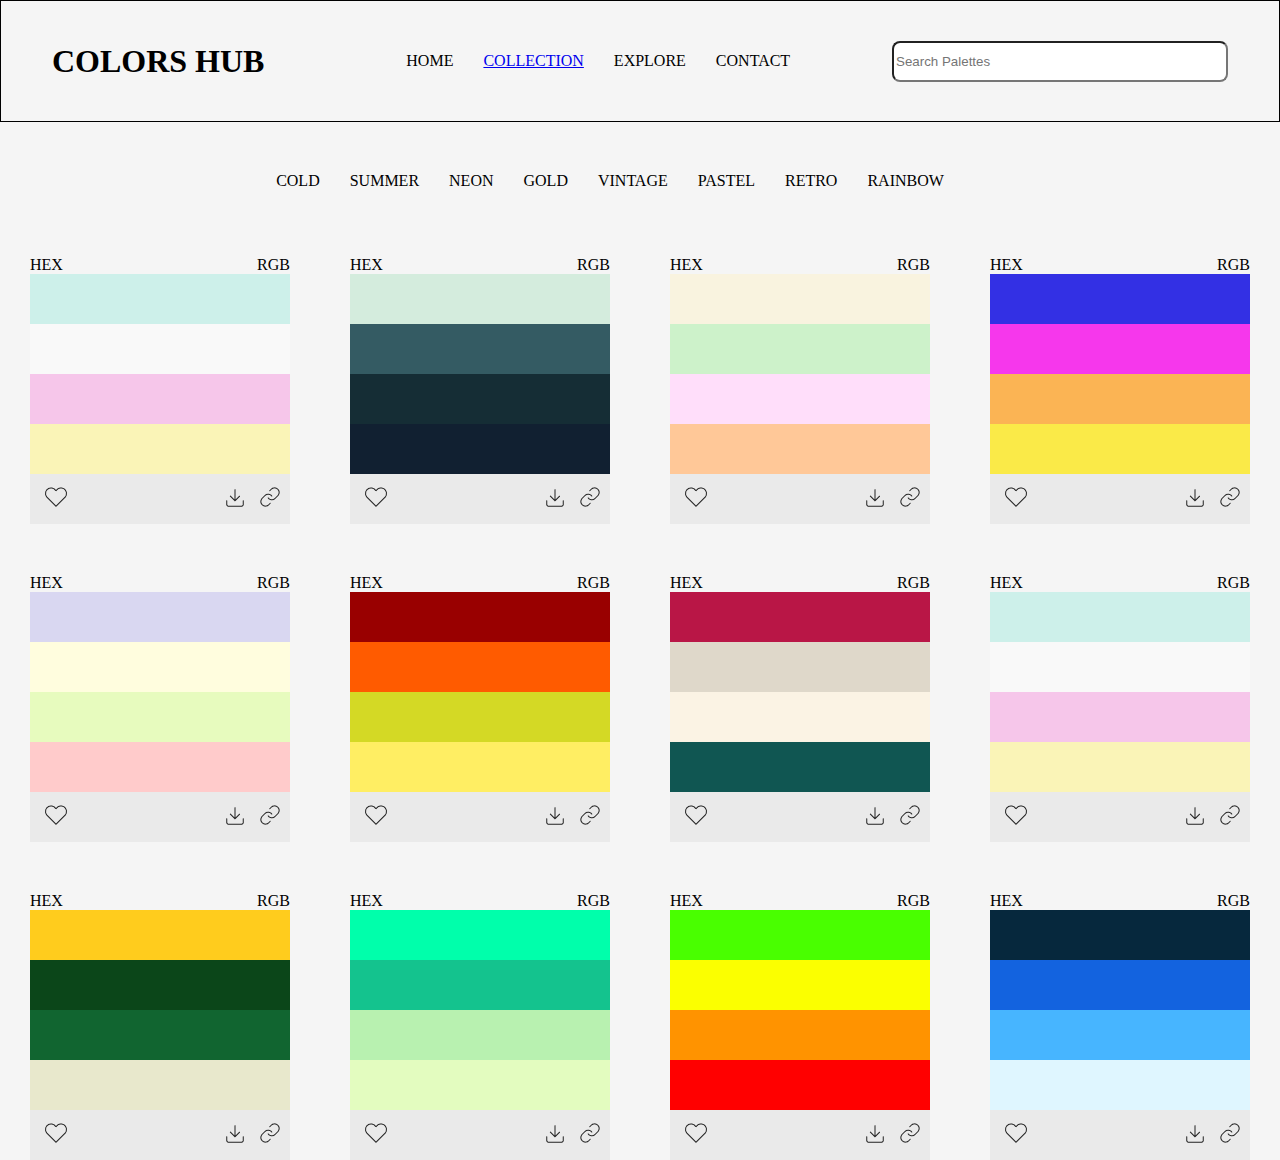
<file: index.html>
<!DOCTYPE html>
<html lang="en">
<head>
    <meta charset="UTF-8">
    <meta http-equiv="X-UA-Compatible" content="IE=edge">
    <meta name="viewport" content="width=device-width, initial-scale=1.0">
    <title>Colors</title>
    <link rel="stylesheet" href="style/index.css">
</head>
<body>

    <!--Header-->

    <div class="header">
        <div>
            <h1>Colors Hub</h1>
        </div>
        <div class="home">
            <ul>
                <li>Home</li>
                <li><a href="html/page2.html">Collection</a></li>
                <li>explore</li>
                <li>contact</li>
            </ul>
        </div>
        <div>
            <input type="search" placeholder="Search Palettes">
        </div>
    </div>


    <div class="links">
        <ul>
            <li>Cold</li>
            <li>Summer</li>
            <li>Neon</li>
            <li>Gold</li>
            <li>Vintage</li>
            <li>Pastel</li>
            <li>Retro</li>
            <li>Rainbow</li>
        </ul>
    </div>

<!--Header End-->


<!--Body-->



<div class="mtavari">
  <div>
    <div class="codes">
        <span>Hex</span>
        <span>rgb</span>
    </div>



<div class="colors">
    <div style="background-color: #CDF0EA;"><div class="hover"><label>#456345</label><label>52,99,91</label></div></div>
    <div style="background-color: #F9F9F9;"><div class="hover"><label>#456345</label><label>52,99,91</label></div></div>
    <div style="background-color: #F6C6EA;"><div class="hover"><label>#456345</label><label>52,99,91</label></div></div>
    <div style="background-color: #FAF4B7;"><div class="hover"><label>#456345</label><label>52,99,91</label></div></div>

    <div class="icons">
        <div>
        <img style="margin-left:15px" src="image/Vector (7).png">
        </div>
        <div class="icons2">
            <img style="margin-right: 12px;" src="image/Download.png">
            <img style="margin-right: 10px;" src="image/Link.png">
        </div>
    </div>

    </div>
 </div>

 <div>
    <div class="codes">
        <span>Hex</span>
        <span>rgb</span>
    </div>



<div class="colors">
    <div style="background-color: #D4ECDD;"><div class="hover"><label>#456345</label><label>52,99,91</label></div></div>
    <div style="background-color: #345B63;"><div class="hover"><label>#456345</label><label>52,99,91</label></div></div>
    <div style="background-color: #152D35;"><div class="hover"><label>#456345</label><label>52,99,91</label></div></div>
    <div style="background-color: #112031;"><div class="hover"><label>#456345</label><label>52,99,91</label></div></div>

    <div class="icons">
        <div>
        <img style="margin-left:15px" src="image/Vector (7).png">
        </div>
        <div class="icons2">
            <img style="margin-right: 12px;" src="image/Download.png">
            <img style="margin-right: 10px;" src="image/Link.png">
        </div>
    </div>

    </div>
 </div>


 <div>
    <div class="codes">
        <span>Hex</span>
        <span>rgb</span>
    </div>



<div class="colors">
    <div style="background-color: #F9F3DF;"><div class="hover"><label>#456345</label><label>52,99,91</label></div></div>
    <div style="background-color: #CDF2CA;"><div class="hover"><label>#456345</label><label>52,99,91</label></div></div>
    <div style="background-color: #FFDEFA;"><div class="hover"><label>#456345</label><label>52,99,91</label></div></div>
    <div style="background-color: #FFC898;"><div class="hover"><label>#456345</label><label>52,99,91</label></div></div>

    <div class="icons">
        <div>
        <img style="margin-left:15px" src="image/Vector (7).png">
        </div>
        <div class="icons2">
            <img style="margin-right: 12px;" src="image/Download.png">
            <img style="margin-right: 10px;" src="image/Link.png">
        </div>
    </div>

    </div>
 </div>



 <div>
    <div class="codes">
        <span>Hex</span>
        <span>rgb</span>
    </div>



<div class="colors">
    <div style="background-color: #3330E4;"><div class="hover"><label>#456345</label><label>52,99,91</label></div></div>
    <div style="background-color: #F637EC;"><div class="hover"><label>#456345</label><label>52,99,91</label></div></div>
    <div style="background-color: #FBB454;"><div class="hover"><label>#456345</label><label>52,99,91</label></div></div>
    <div style="background-color: #FAEA48;"><div class="hover"><label>#456345</label><label>52,99,91</label></div></div>
       <div class="icons">
            <div>
            <img style="margin-left:15px" src="image/Vector (7).png">
            </div>
            <div class="icons2">
                <img style="margin-right: 12px;" src="image/Download.png">
                <img style="margin-right: 10px;" src="image/Link.png">
            </div>
        </div>
        
    </div>
    </div>
 </div>



</div>



<!--Body2-->

<div class="mtavari">
    <div>
      <div class="codes">
          <span>Hex</span>
          <span>rgb</span>
      </div>
  
  
  
  <div class="colors">
      <div style="background-color: #D9D7F1;"><div class="hover"><label>#456345</label><label>52,99,91</label></div></div>
      <div style="background-color: #FFFDDE;"><div class="hover"><label>#456345</label><label>52,99,91</label></div></div>
      <div style="background-color: #E7FBBE;"><div class="hover"><label>#456345</label><label>52,99,91</label></div></div>
      <div style="background-color: #FFCBCB;"><div class="hover"><label>#456345</label><label>52,99,91</label></div></div>
  
      <div class="icons">
          <div>
          <img style="margin-left:15px" src="image/Vector (7).png">
          </div>
          <div class="icons2">
              <img style="margin-right: 12px;" src="image/Download.png">
              <img style="margin-right: 10px;" src="image/Link.png">
          </div>
      </div>
  
      </div>
   </div>
  
   <div>
      <div class="codes">
          <span>Hex</span>
          <span>rgb</span>
      </div>
  
  
  
  <div class="colors">
      <div style="background-color: #990000;"><div class="hover"><label>#456345</label><label>52,99,91</label></div></div>
      <div style="background-color: #FF5B00;"><div class="hover"><label>#456345</label><label>52,99,91</label></div></div>
      <div style="background-color: #D4D925;"><div class="hover"><label>#456345</label><label>52,99,91</label></div></div>
      <div style="background-color: #FFEE63;"><div class="hover"><label>#456345</label><label>52,99,91</label></div></div>
  
      <div class="icons">
          <div>
          <img style="margin-left:15px" src="image/Vector (7).png">
          </div>
          <div class="icons2">
              <img style="margin-right: 12px;" src="image/Download.png">
              <img style="margin-right: 10px;" src="image/Link.png">
          </div>
      </div>
  
      </div>
   </div>
  
  
   <div>
      <div class="codes">
          <span>Hex</span>
          <span>rgb</span>
      </div>
  
  
  
  <div class="colors">
      <div style="background-color: #B91646;"><div class="hover"><label>#456345</label><label>52,99,91</label></div></div>
      <div style="background-color: #DFD8CA;"><div class="hover"><label>#456345</label><label>52,99,91</label></div></div>
      <div style="background-color: #FBF3E4;"><div class="hover"><label>#456345</label><label>52,99,91</label></div></div>
      <div style="background-color: #105652;"><div class="hover"><label>#456345</label><label>52,99,91</label></div></div>
  
      <div class="icons">
          <div>
          <img style="margin-left:15px" src="image/Vector (7).png">
          </div>
          <div class="icons2">
              <img style="margin-right: 12px;" src="image/Download.png">
              <img style="margin-right: 10px;" src="image/Link.png">
          </div>
      </div>
  
      </div>
   </div>
  
  
  
   <div>
      <div class="codes">
          <span>Hex</span>
          <span>rgb</span>
      </div>
  
  
  
  <div class="colors">
      <div style="background-color: #CDF0EA;"><div class="hover"><label>#456345</label><label>52,99,91</label></div></div>
      <div style="background-color: #F9F9F9;"><div class="hover"><label>#456345</label><label>52,99,91</label></div></div>
      <div style="background-color: #F6C6EA;"><div class="hover"><label>#456345</label><label>52,99,91</label></div></div>
      <div style="background-color: #FAF4B7;"><div class="hover"><label>#456345</label><label>52,99,91</label></div></div>
         <div class="icons">
              <div>
              <img style="margin-left:15px" src="image/Vector (7).png">
              </div>
              <div class="icons2">
                  <img style="margin-right: 12px;" src="image/Download.png">
                  <img style="margin-right: 10px;" src="image/Link.png">
              </div>
          </div>
          
      </div>
      </div>
   </div>
  
  
  
  </div>



  <!--Body3-->

  <div class="mtavari">
    <div>
      <div class="codes">
          <span>Hex</span>
          <span>rgb</span>
      </div>
  
  
  
  <div class="colors">
      <div style="background-color: #FFCC1D;"><div class="hover"><label>#456345</label><label>52,99,91</label></div></div>
      <div style="background-color: #0B4619;"><div class="hover"><label>#456345</label><label>52,99,91</label></div></div>
      <div style="background-color: #116530;"><div class="hover"><label>#456345</label><label>52,99,91</label></div></div>
      <div style="background-color: #E8E8CC;"><div class="hover"><label>#456345</label><label>52,99,91</label></div></div>
  
      <div class="icons">
          <div>
          <img style="margin-left:15px" src="image/Vector (7).png">
          </div>
          <div class="icons2">
              <img style="margin-right: 12px;" src="image/Download.png">
              <img style="margin-right: 10px;" src="image/Link.png">
          </div>
      </div>
  
      </div>
   </div>
  
   <div>
      <div class="codes">
          <span>Hex</span>
          <span>rgb</span>
      </div>
  
  
  
  <div class="colors">
      <div style="background-color: #00FFAB;"><div class="hover"><label>#456345</label><label>52,99,91</label></div></div>
      <div style="background-color: #14C38E;"><div class="hover"><label>#456345</label><label>52,99,91</label></div></div>
      <div style="background-color: #B8F1B0;"><div class="hover"><label>#456345</label><label>52,99,91</label></div></div>
      <div style="background-color: #E3FCBF;"><div class="hover"><label>#456345</label><label>52,99,91</label></div></div>
  
      <div class="icons">
          <div>
          <img style="margin-left:15px" src="image/Vector (7).png">
          </div>
          <div class="icons2">
              <img style="margin-right: 12px;" src="image/Download.png">
              <img style="margin-right: 10px;" src="image/Link.png">
          </div>
      </div>
  
      </div>
   </div>
  
  
   <div>
      <div class="codes">
          <span>Hex</span>
          <span>rgb</span>
      </div>
  
  
  
  <div class="colors">
      <div style="background-color: #49FF00;"><div class="hover"><label>#456345</label><label>52,99,91</label></div></div>
      <div style="background-color: #FBFF00;"><div class="hover"><label>#456345</label><label>52,99,91</label></div></div>
      <div style="background-color: #FF9300;"><div class="hover"><label>#456345</label><label>52,99,91</label></div></div>
      <div style="background-color: #FF0000;"><div class="hover"><label>#456345</label><label>52,99,91</label></div></div>
  
      <div class="icons">
          <div>
          <img style="margin-left:15px" src="image/Vector (7).png">
          </div>
          <div class="icons2">
              <img style="margin-right: 12px;" src="image/Download.png">
              <img style="margin-right: 10px;" src="image/Link.png">
          </div>
      </div>
  
      </div>
   </div>
  
  
  
   <div>
      <div class="codes">
          <span>Hex</span>
          <span>rgb</span>
      </div>
  
  
  
  <div class="colors">
      <div style="background-color: #06283D;"><div class="hover"><label>#456345</label><label>52,99,91</label></div></div>
      <div style="background-color: #1363DF;"><div class="hover"><label>#456345</label><label>52,99,91</label></div></div>
      <div style="background-color: #47B5FF;"><div class="hover"><label>#456345</label><label>52,99,91</label></div></div>
      <div style="background-color: #DFF6FF;"><div class="hover"><label>#456345</label><label>52,99,91</label></div></div>
         <div class="icons">
              <div>
              <img style="margin-left:15px" src="image/Vector (7).png">
              </div>
              <div class="icons2">
                  <img style="margin-right: 12px;" src="image/Download.png">
                  <img style="margin-right: 10px;" src="image/Link.png">
              </div>
          </div>
          
      </div>
      </div>
   </div>
  
  
  
  </div>
    
</body>
</html>
</file>
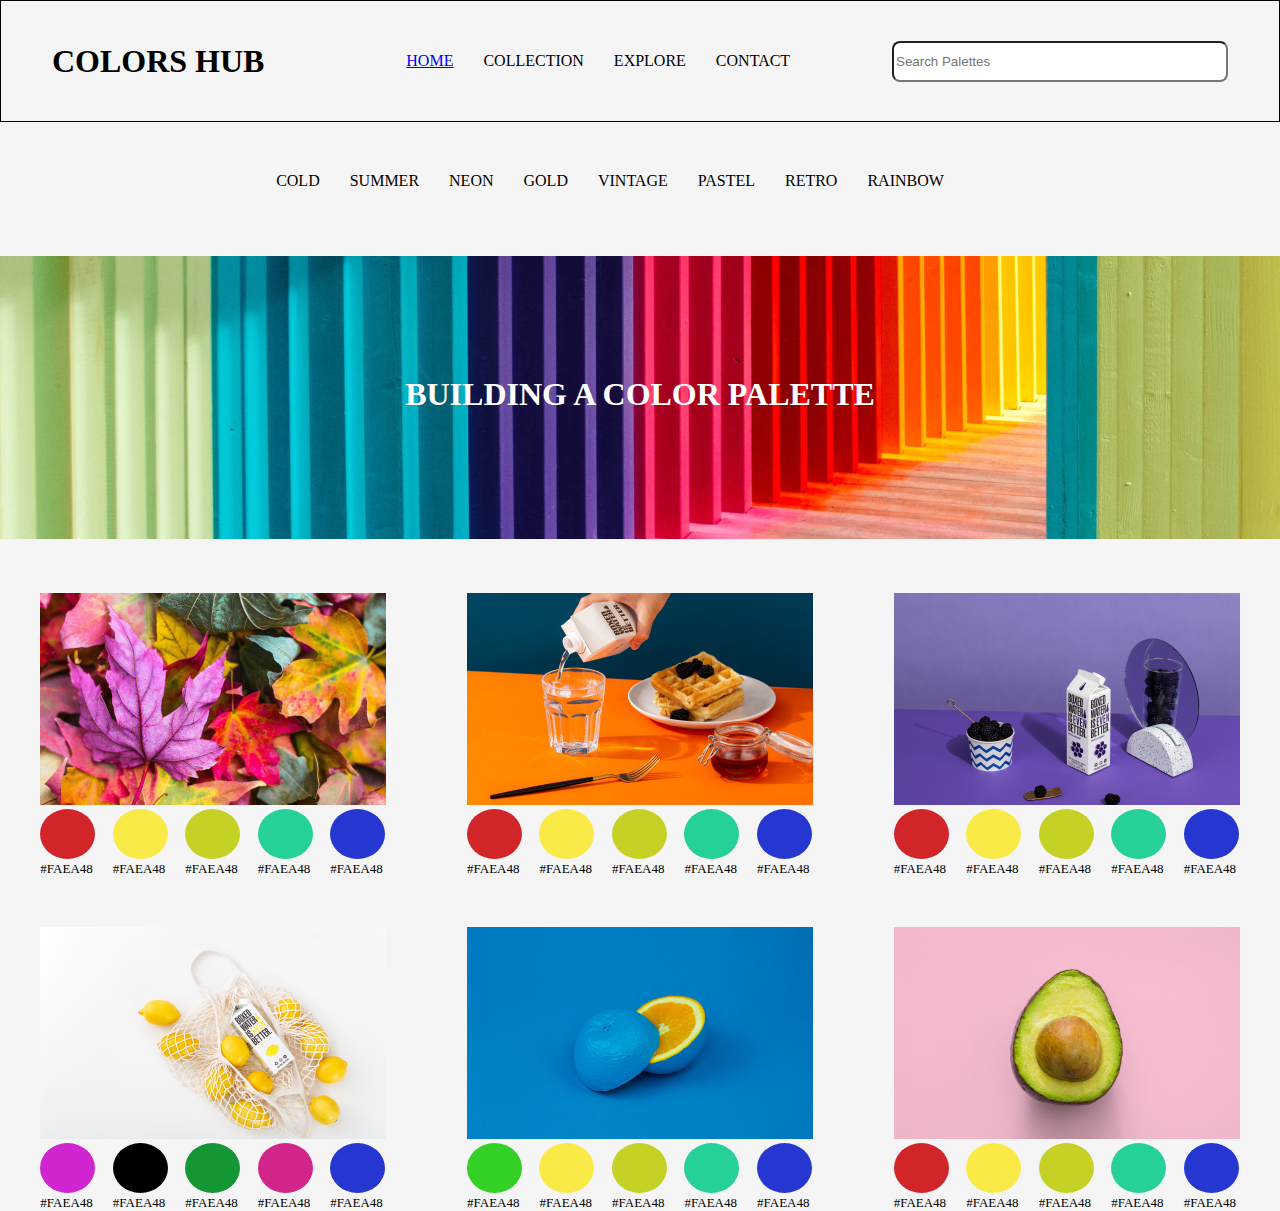
<file: html/page2.html>
<!DOCTYPE html>
<html lang="en">
<head>
    <meta charset="UTF-8">
    <meta http-equiv="X-UA-Compatible" content="IE=edge">
    <meta name="viewport" content="width=device-width, initial-scale=1.0">
    <title>Colors</title>
    <link rel="stylesheet" href="../style/page2.css">
</head>
<body>

     <!--Header-->

     <div class="header">
        <div>
            <h1>Colors Hub</h1>
        </div>
        <div class="home">
            <ul>
                <li><a href="../index.html">Home</a></li>
                <li>Collection</li>
                <li>explore</li>
                <li>contact</li>
            </ul>
        </div>
        <div>
            <input type="search" placeholder="Search Palettes">
        </div>
    </div>


    <div class="links">
        <ul>
            <li>Cold</li>
            <li>Summer</li>
            <li>Neon</li>
            <li>Gold</li>
            <li>Vintage</li>
            <li>Pastel</li>
            <li>Retro</li>
            <li>Rainbow</li>
        </ul>
    </div>

<!--Header End-->


<!--Body-->




<div style="margin-top: 50px;" class="mtavari">
    <div style="display:flex;justify-content: center;"><h1 style="position:absolute; margin-top:120px;color:white">Building a Color Palette</h1> </div>
    <img  src="../image/robert-katzki-jbtfM0XBeRc-unsplash 1.png">
</div>


<div class="firstcolum">

<div>
    <div class="hover">
        <img src="../image/1.png">
    </div>
    <div class="radius">
    <div>
        <div style="border: 1px solid #D12529; border-width: 25px; width: 5px; border-radius:50%;">
        </div>
        <div><label style="font-size:small">#FAEA48</label></div>
    </div>
    <div>
        <div style="border: 1px solid #FAEA48; border-width: 25px; width: 5px; border-radius:50%;">
        </div>
        <div><label style="font-size:small">#FAEA48</label></div>
    </div>
    <div>
        <div style="border: 1px solid #c6d125; border-width: 25px; width: 5px; border-radius:50%;">
        </div>
        <div><label style="font-size:small">#FAEA48</label></div>
    </div>
    <div>
        <div style="border: 1px solid #25d198; border-width: 25px; width: 5px; border-radius:50%;">
        </div>
        <div><label style="font-size:small">#FAEA48</label></div>
    </div>
    <div>
        <div style="border: 1px solid #2536d1; border-width: 25px; width: 5px; border-radius:50%;">
        </div>
        <div><label style="font-size:small">#FAEA48</label></div>
    </div>
    </div>
</div>

<div>
    <div class="hover">
        <img src="../image/2.png">
    </div>
    <div class="radius">
    <div>
        <div style="border: 1px solid #D12529; border-width: 25px; width: 5px; border-radius:50%;">
        </div>
        <div><label style="font-size:small">#FAEA48</label></div>
    </div>
    <div>
        <div style="border: 1px solid #FAEA48; border-width: 25px; width: 5px; border-radius:50%;">
        </div>
        <div><label style="font-size:small">#FAEA48</label></div>
    </div>
    <div>
        <div style="border: 1px solid #c6d125; border-width: 25px; width: 5px; border-radius:50%;">
        </div>
        <div><label style="font-size:small">#FAEA48</label></div>
    </div>
    <div>
        <div style="border: 1px solid #25d198; border-width: 25px; width: 5px; border-radius:50%;">
        </div>
        <div><label style="font-size:small">#FAEA48</label></div>
    </div>
    <div>
        <div style="border: 1px solid #2536d1; border-width: 25px; width: 5px; border-radius:50%;">
        </div>
        <div><label style="font-size:small">#FAEA48</label></div>
    </div>
    </div>
</div>


<div>
    <div class="hover">
        <img src="../image/3.png">
    </div>
    <div class="radius">
    <div>
        <div style="border: 1px solid #D12529; border-width: 25px; width: 5px; border-radius:50%;">
        </div>
        <div><label style="font-size:small">#FAEA48</label></div>
    </div>
    <div>
        <div style="border: 1px solid #FAEA48; border-width: 25px; width: 5px; border-radius:50%;">
        </div>
        <div><label style="font-size:small">#FAEA48</label></div>
    </div>
    <div>
        <div style="border: 1px solid #c6d125; border-width: 25px; width: 5px; border-radius:50%;">
        </div>
        <div><label style="font-size:small">#FAEA48</label></div>
    </div>
    <div>
        <div style="border: 1px solid #25d198; border-width: 25px; width: 5px; border-radius:50%;">
        </div>
        <div><label style="font-size:small">#FAEA48</label></div>
    </div>
    <div>
        <div style="border: 1px solid #2536d1; border-width: 25px; width: 5px; border-radius:50%;">
        </div>
        <div><label style="font-size:small">#FAEA48</label></div>
    </div>
    </div>
</div>



</div>



<div class="secondcolum">

    <div>
        <div class="hover">
            <img src="../image/4.png">
        </div>
        <div class="radius">
        <div>
            <div style="border: 1px solid #d125d1; border-width: 25px; width: 5px; border-radius:50%;">
            </div>
            <div><label style="font-size:small">#FAEA48</label></div>
        </div>
        <div>
            <div style="border: 1px solid #000000; border-width: 25px; width: 5px; border-radius:50%;">
            </div>
            <div><label style="font-size:small">#FAEA48</label></div>
        </div>
        <div>
            <div style="border: 1px solid #149635; border-width: 25px; width: 5px; border-radius:50%;">
            </div>
            <div><label style="font-size:small">#FAEA48</label></div>
        </div>
        <div>
            <div style="border: 1px solid #d12589; border-width: 25px; width: 5px; border-radius:50%;">
            </div>
            <div><label style="font-size:small">#FAEA48</label></div>
        </div>
        <div>
            <div style="border: 1px solid #2536d1; border-width: 25px; width: 5px; border-radius:50%;">
            </div>
            <div><label style="font-size:small">#FAEA48</label></div>
        </div>
        </div>
    </div>
    
    <div>
        <div class="hover">
            <img src="../image/5.png">
        </div>
        <div class="radius">
        <div>
            <div style="border: 1px solid #33d125; border-width: 25px; width: 5px; border-radius:50%;">
            </div>
            <div><label style="font-size:small">#FAEA48</label></div>
        </div>
        <div>
            <div style="border: 1px solid #FAEA48; border-width: 25px; width: 5px; border-radius:50%;">
            </div>
            <div><label style="font-size:small">#FAEA48</label></div>
        </div>
        <div>
            <div style="border: 1px solid #c6d125; border-width: 25px; width: 5px; border-radius:50%;">
            </div>
            <div><label style="font-size:small">#FAEA48</label></div>
        </div>
        <div>
            <div style="border: 1px solid #25d198; border-width: 25px; width: 5px; border-radius:50%;">
            </div>
            <div><label style="font-size:small">#FAEA48</label></div>
        </div>
        <div>
            <div style="border: 1px solid #2536d1; border-width: 25px; width: 5px; border-radius:50%;">
            </div>
            <div><label style="font-size:small">#FAEA48</label></div>
        </div>
        </div>
    </div>
    
    
    <div>
        <div class="hover">
            <img src="../image/6.png">
        </div>
        <div class="radius">
        <div>
            <div style="border: 1px solid #D12529; border-width: 25px; width: 5px; border-radius:50%;">
            </div>
            <div><label style="font-size:small">#FAEA48</label></div>
        </div>
        <div>
            <div style="border: 1px solid #FAEA48; border-width: 25px; width: 5px; border-radius:50%;">
            </div>
            <div><label style="font-size:small">#FAEA48</label></div>
        </div>
        <div>
            <div style="border: 1px solid #c6d125; border-width: 25px; width: 5px; border-radius:50%;">
            </div>
            <div><label style="font-size:small">#FAEA48</label></div>
        </div>
        <div>
            <div style="border: 1px solid #25d198; border-width: 25px; width: 5px; border-radius:50%;">
            </div>
            <div><label style="font-size:small">#FAEA48</label></div>
        </div>
        <div>
            <div style="border: 1px solid #2536d1; border-width: 25px; width: 5px; border-radius:50%;">
            </div>
            <div><label style="font-size:small">#FAEA48</label></div>
        </div>
        </div>
    </div>
    
    
    
    </div>
    



    
</body>
</html>
</file>
<file: style/index.css>
body{
    margin: 0;
    padding: 0;
    text-transform: uppercase;
    background-color: #F5F5F5;
}

/*Header*/

.home>ul{
    list-style: none;
    display: flex;
    text-transform: uppercase;
    gap:30px;
}


.header{
    display:flex;
    align-items: center;
    justify-content: space-around;
    border:1px solid black;
    height: 120px;
}

input{
width:336px;
height: 41px;
border-radius:8px;
}

.links>ul{
    display:flex;
    justify-items: center;
    list-style: none;
    gap:30px;
    margin-top: 50px;    
}
.links{
    display: flex;
    justify-content: center;
    margin-right: 100px;
}

/*Header End*/


/*Body*/

.colors>div{
    width: 260px;
    height: 50px;
}

.codes{
display: flex;
justify-content: space-between;
width: 260px;
}

.mtavari{
    display: flex;
    justify-content: space-around;
    margin-top:50px;
}

.icons{
    display: flex;
    justify-content: space-between;
    align-items: center;
    border:1 px solid #EAEAEA;
    background-color: #EAEAEA;
}

div>.hover{
    opacity: 0;
    transition: 0.5s;
    display:flex;
    align-items: end;
    justify-content: space-between;
    width: 260px;
    height: 50px;
    color: white;
}
div>.hover:hover{
    opacity: 1;
}
div>label{
    background-color: grey;
    border-radius: 5px;
}
</file>
<file: style/page2.css>
body{
    margin: 0;
    padding: 0;
    text-transform: uppercase;
    background-color: #F5F5F5;
}

/*Header*/

.home>ul{
    list-style: none;
    display: flex;
    text-transform: uppercase;
    gap:30px;
}


.header{
    display:flex;
    align-items: center;
    justify-content: space-around;
    border:1px solid black;
    height: 120px;
}

input{
width:336px;
height: 41px;
border-radius:8px;
}

.links>ul{
    display:flex;
    justify-items: center;
    list-style: none;
    gap:30px;
    margin-top: 50px;    
}
.links{
    display: flex;
    justify-content: center;
    margin-right: 100px;
}

/*Header End*/

/*Body*/



.radius{
    display:flex;
    justify-content: space-between;
    width: 345px;
}

.firstcolum{
    display: flex;
    justify-content: space-around;
    margin-top:50px;
}
.secondcolum{
    display: flex;
    justify-content: space-around;
    margin-top:50px;
}

.hover:hover{
    box-shadow: rgba(0, 0, 0, 0.25) 0px 54px 55px, rgba(0, 0, 0, 0.12) 0px -12px 30px, rgba(0, 0, 0, 0.12) 0px 4px 6px, rgba(0, 0, 0, 0.17) 0px 12px 13px, rgba(0, 0, 0, 0.09) 0px -3px 5px;
}
</file>
